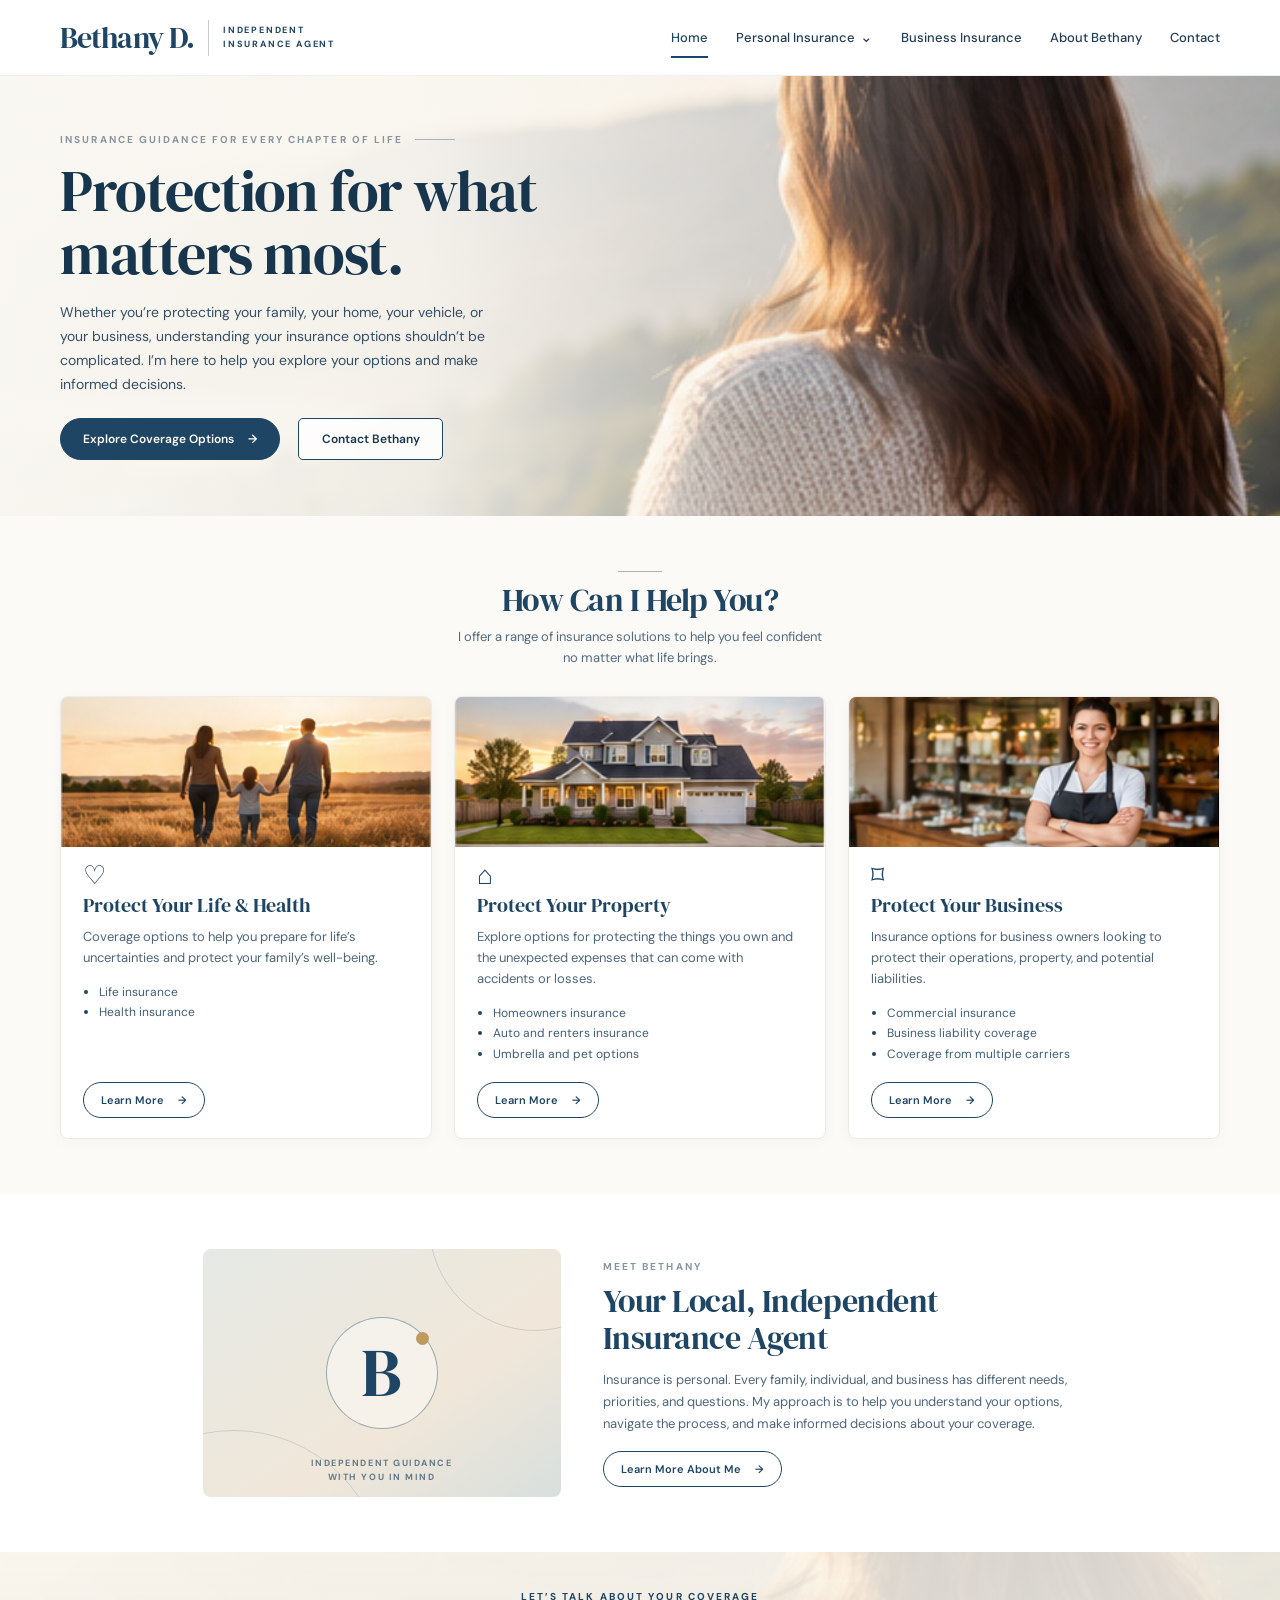
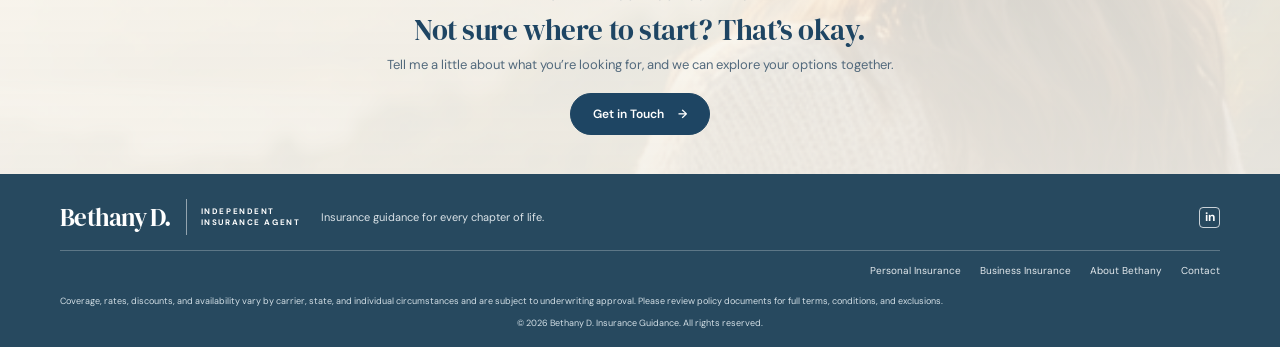
<file: index.html>
<!doctype html>
<html lang="en">
<head>
  <meta charset="utf-8">
  <meta name="viewport" content="width=device-width, initial-scale=1">
  <meta name="theme-color" content="#f7f5ef">
  <meta name="description" content="Thoughtful insurance guidance for your family, home, vehicle, and business. Meet Bethany D., an independent insurance agent.">
  <title>Bethany D. | Insurance Guidance for Every Chapter</title>
  <link rel="icon" href="favicon.svg" type="image/svg+xml">
  <link rel="preconnect" href="https://fonts.googleapis.com">
  <link rel="preconnect" href="https://fonts.gstatic.com" crossorigin>
  <link href="https://fonts.googleapis.com/css2?family=DM+Sans:wght@400;500;600;700&family=DM+Serif+Display&display=swap" rel="stylesheet">
  <link rel="stylesheet" href="styles.css">
</head>
<body>
  <header class="site-header">
    <div class="wrap nav-wrap">
      <a class="brand" href="index.html" aria-label="Bethany D. home"><span class="brand-name">Bethany D.</span><span class="brand-divider"></span><span class="brand-role">Independent<br>Insurance Agent</span></a>
      <button class="nav-toggle" type="button" aria-label="Open navigation" aria-expanded="false" aria-controls="site-navigation"><span></span><span></span><span></span></button>
      <nav class="site-nav" id="site-navigation" aria-label="Main navigation">
        <a class="active" href="index.html" aria-current="page">Home</a>
        <a href="personal-insurance.html">Personal Insurance <span class="chevron" aria-hidden="true">⌄</span></a>
        <a href="business-insurance.html">Business Insurance</a>
        <a href="about.html">About Bethany</a>
        <a href="contact.html">Contact</a>
      </nav>
    </div>
  </header>
  <main>
    <section class="hero">
      <div class="hero-image" role="img" aria-label="A woman looks out over a peaceful mountain landscape"></div>
      <div class="hero-shade"></div>
      <div class="wrap hero-content">
        <p class="eyebrow">Insurance guidance for every chapter of life</p>
        <h1>Protection for what<br class="desktop-only"> matters most.</h1>
        <p class="hero-intro">Whether you’re protecting your family, your home, your vehicle, or your business, understanding your insurance options shouldn’t be complicated. I’m here to help you explore your options and make informed decisions.</p>
        <div class="actions"><a class="button button-primary" href="personal-insurance.html">Explore Coverage Options <span aria-hidden="true">→</span></a><a class="button button-outline" href="contact.html">Contact Bethany</a></div>
      </div>
    </section>
    <section class="services section-pad">
      <div class="wrap">
        <div class="section-heading"><span class="rule"></span><h2>How Can I Help You?</h2><p>I offer a range of insurance solutions to help you feel confident<br class="desktop-only"> no matter what life brings.</p></div>
        <div class="card-grid">
          <article class="service-card"><img src="family-coverage.png" alt="Family walking together at sunset" width="640" height="320"><div class="card-copy"><span class="line-icon" aria-hidden="true">♡</span><h3>Protect Your Life &amp; Health</h3><p>Coverage options to help you prepare for life’s uncertainties and protect your family’s well-being.</p><ul><li>Life insurance</li><li>Health insurance</li></ul><a class="button button-small" href="personal-insurance.html#life">Learn More <span aria-hidden="true">→</span></a></div></article>
          <article class="service-card"><img src="home-coverage.png" alt="Warmly lit home at dusk" width="640" height="320"><div class="card-copy"><span class="line-icon" aria-hidden="true">⌂</span><h3>Protect Your Property</h3><p>Explore options for protecting the things you own and the unexpected expenses that can come with accidents or losses.</p><ul><li>Homeowners insurance</li><li>Auto and renters insurance</li><li>Umbrella and pet options</li></ul><a class="button button-small" href="personal-insurance.html#property">Learn More <span aria-hidden="true">→</span></a></div></article>
          <article class="service-card"><img src="business-coverage.png" alt="Small business owner in her shop" width="640" height="320"><div class="card-copy"><span class="line-icon" aria-hidden="true">⌑</span><h3>Protect Your Business</h3><p>Insurance options for business owners looking to protect their operations, property, and potential liabilities.</p><ul><li>Commercial insurance</li><li>Business liability coverage</li><li>Coverage from multiple carriers</li></ul><a class="button button-small" href="business-insurance.html">Learn More <span aria-hidden="true">→</span></a></div></article>
        </div>
      </div>
    </section>
    <section class="about-preview section-pad">
      <div class="wrap about-preview-grid">
        <div class="monogram-art" aria-label="Bethany D. independent insurance agent"><div class="monogram-circle"><span>B</span><i></i></div><p>Independent guidance<br>with you in mind</p></div>
        <div class="about-preview-copy"><p class="eyebrow">Meet Bethany</p><h2>Your Local, Independent<br>Insurance Agent</h2><p>Insurance is personal. Every family, individual, and business has different needs, priorities, and questions. My approach is to help you understand your options, navigate the process, and make informed decisions about your coverage.</p><a class="button button-small" href="about.html">Learn More About Me <span aria-hidden="true">→</span></a></div>
      </div>
    </section>
    <section class="contact-band"><div class="wrap"><p class="eyebrow">Let’s talk about your coverage</p><h2>Not sure where to start? That’s okay.</h2><p>Tell me a little about what you’re looking for, and we can explore your options together.</p><a class="button button-primary" href="contact.html">Get in Touch <span aria-hidden="true">→</span></a></div></section>
  </main>
  <footer class="site-footer"><div class="wrap"><div class="footer-top"><a class="brand brand-footer" href="index.html"><span class="brand-name">Bethany D.</span><span class="brand-divider"></span><span class="brand-role">Independent<br>Insurance Agent</span></a><p>Insurance guidance for every chapter of life.</p><div class="social-mark" aria-label="Social links coming soon">in</div></div><div class="footer-links"><a href="personal-insurance.html">Personal Insurance</a><a href="business-insurance.html">Business Insurance</a><a href="about.html">About Bethany</a><a href="contact.html">Contact</a></div><p class="legal">Coverage, rates, discounts, and availability vary by carrier, state, and individual circumstances and are subject to underwriting approval. Please review policy documents for full terms, conditions, and exclusions.</p><p class="copyright">© <span data-year>2026</span> Bethany D. Insurance Guidance. All rights reserved.</p></div></footer>
  <script src="site.js"></script>
</body>
</html>
</file>
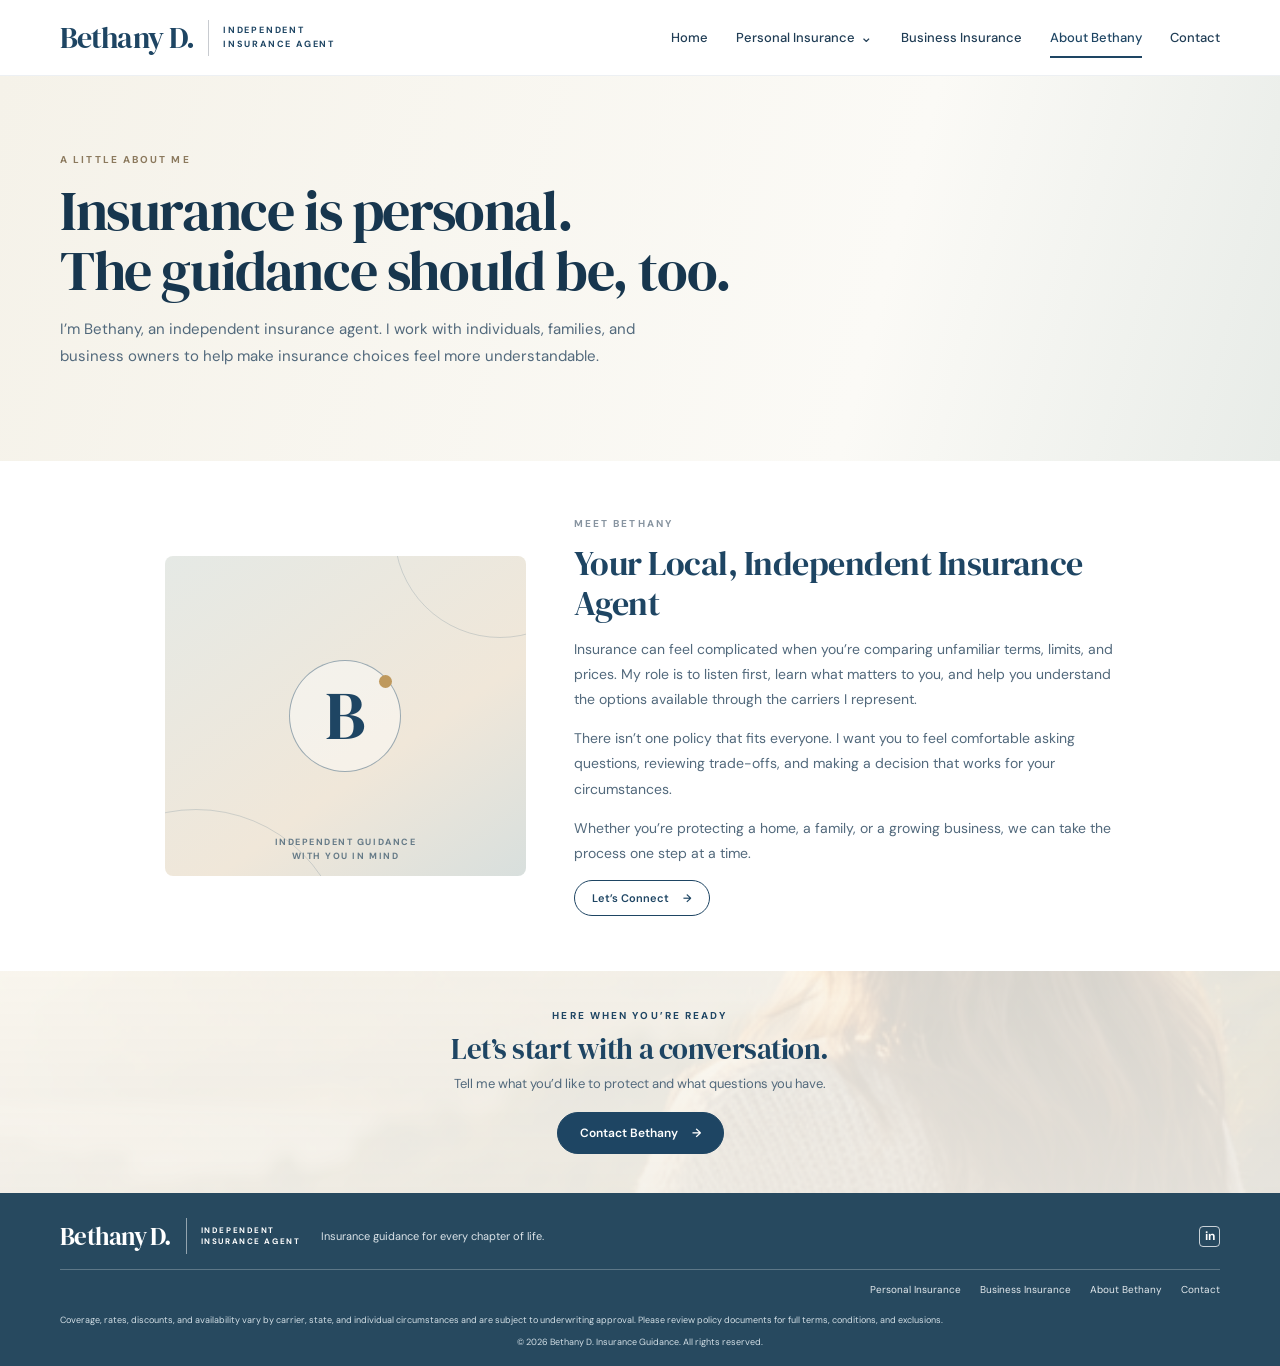
<file: about.html>
<!doctype html>
<html lang="en"><head><meta charset="utf-8"><meta name="viewport" content="width=device-width, initial-scale=1"><meta name="theme-color" content="#f7f5ef"><meta name="description" content="Meet Bethany D., an independent insurance agent who helps individuals, families, and businesses understand their options."><title>About Bethany | Bethany D.</title><link rel="icon" href="favicon.svg" type="image/svg+xml"><link rel="preconnect" href="https://fonts.googleapis.com"><link rel="preconnect" href="https://fonts.gstatic.com" crossorigin><link href="https://fonts.googleapis.com/css2?family=DM+Sans:wght@400;500;600;700&family=DM+Serif+Display&display=swap" rel="stylesheet"><link rel="stylesheet" href="styles.css"></head>
<body><header class="site-header"><div class="wrap nav-wrap"><a class="brand" href="index.html" aria-label="Bethany D. home"><span class="brand-name">Bethany D.</span><span class="brand-divider"></span><span class="brand-role">Independent<br>Insurance Agent</span></a><button class="nav-toggle" type="button" aria-label="Open navigation" aria-expanded="false" aria-controls="site-navigation"><span></span><span></span><span></span></button><nav class="site-nav" id="site-navigation" aria-label="Main navigation"><a href="index.html">Home</a><a href="personal-insurance.html">Personal Insurance <span class="chevron" aria-hidden="true">⌄</span></a><a href="business-insurance.html">Business Insurance</a><a class="active" href="about.html" aria-current="page">About Bethany</a><a href="contact.html">Contact</a></nav></div></header>
<main><section class="page-hero about-hero"><div class="wrap"><p class="eyebrow">A little about me</p><h1>Insurance is personal.<br class="desktop-only"> The guidance should be, too.</h1><p>I’m Bethany, an independent insurance agent. I work with individuals, families, and business owners to help make insurance choices feel more understandable.</p></div></section>
<section class="about-story section-pad"><div class="wrap about-story-grid"><div class="monogram-art monogram-large" aria-label="Bethany D. independent insurance agent"><div class="monogram-circle"><span>B</span><i></i></div><p>Independent guidance<br>with you in mind</p></div><div><p class="eyebrow">Meet Bethany</p><h2>Your Local, Independent Insurance Agent</h2><p>Insurance can feel complicated when you’re comparing unfamiliar terms, limits, and prices. My role is to listen first, learn what matters to you, and help you understand the options available through the carriers I represent.</p><p>There isn’t one policy that fits everyone. I want you to feel comfortable asking questions, reviewing trade-offs, and making a decision that works for your circumstances.</p><p>Whether you’re protecting a home, a family, or a growing business, we can take the process one step at a time.</p><a class="button button-small" href="contact.html">Let’s Connect <span aria-hidden="true">→</span></a></div></div></section><section class="contact-band"><div class="wrap"><p class="eyebrow">Here when you’re ready</p><h2>Let’s start with a conversation.</h2><p>Tell me what you’d like to protect and what questions you have.</p><a class="button button-primary" href="contact.html">Contact Bethany <span aria-hidden="true">→</span></a></div></section></main>
<footer class="site-footer"><div class="wrap"><div class="footer-top"><a class="brand brand-footer" href="index.html"><span class="brand-name">Bethany D.</span><span class="brand-divider"></span><span class="brand-role">Independent<br>Insurance Agent</span></a><p>Insurance guidance for every chapter of life.</p><div class="social-mark" aria-label="Social links coming soon">in</div></div><div class="footer-links"><a href="personal-insurance.html">Personal Insurance</a><a href="business-insurance.html">Business Insurance</a><a href="about.html">About Bethany</a><a href="contact.html">Contact</a></div><p class="legal">Coverage, rates, discounts, and availability vary by carrier, state, and individual circumstances and are subject to underwriting approval. Please review policy documents for full terms, conditions, and exclusions.</p><p class="copyright">© <span data-year>2026</span> Bethany D. Insurance Guidance. All rights reserved.</p></div></footer><script src="site.js"></script></body></html>
</file>
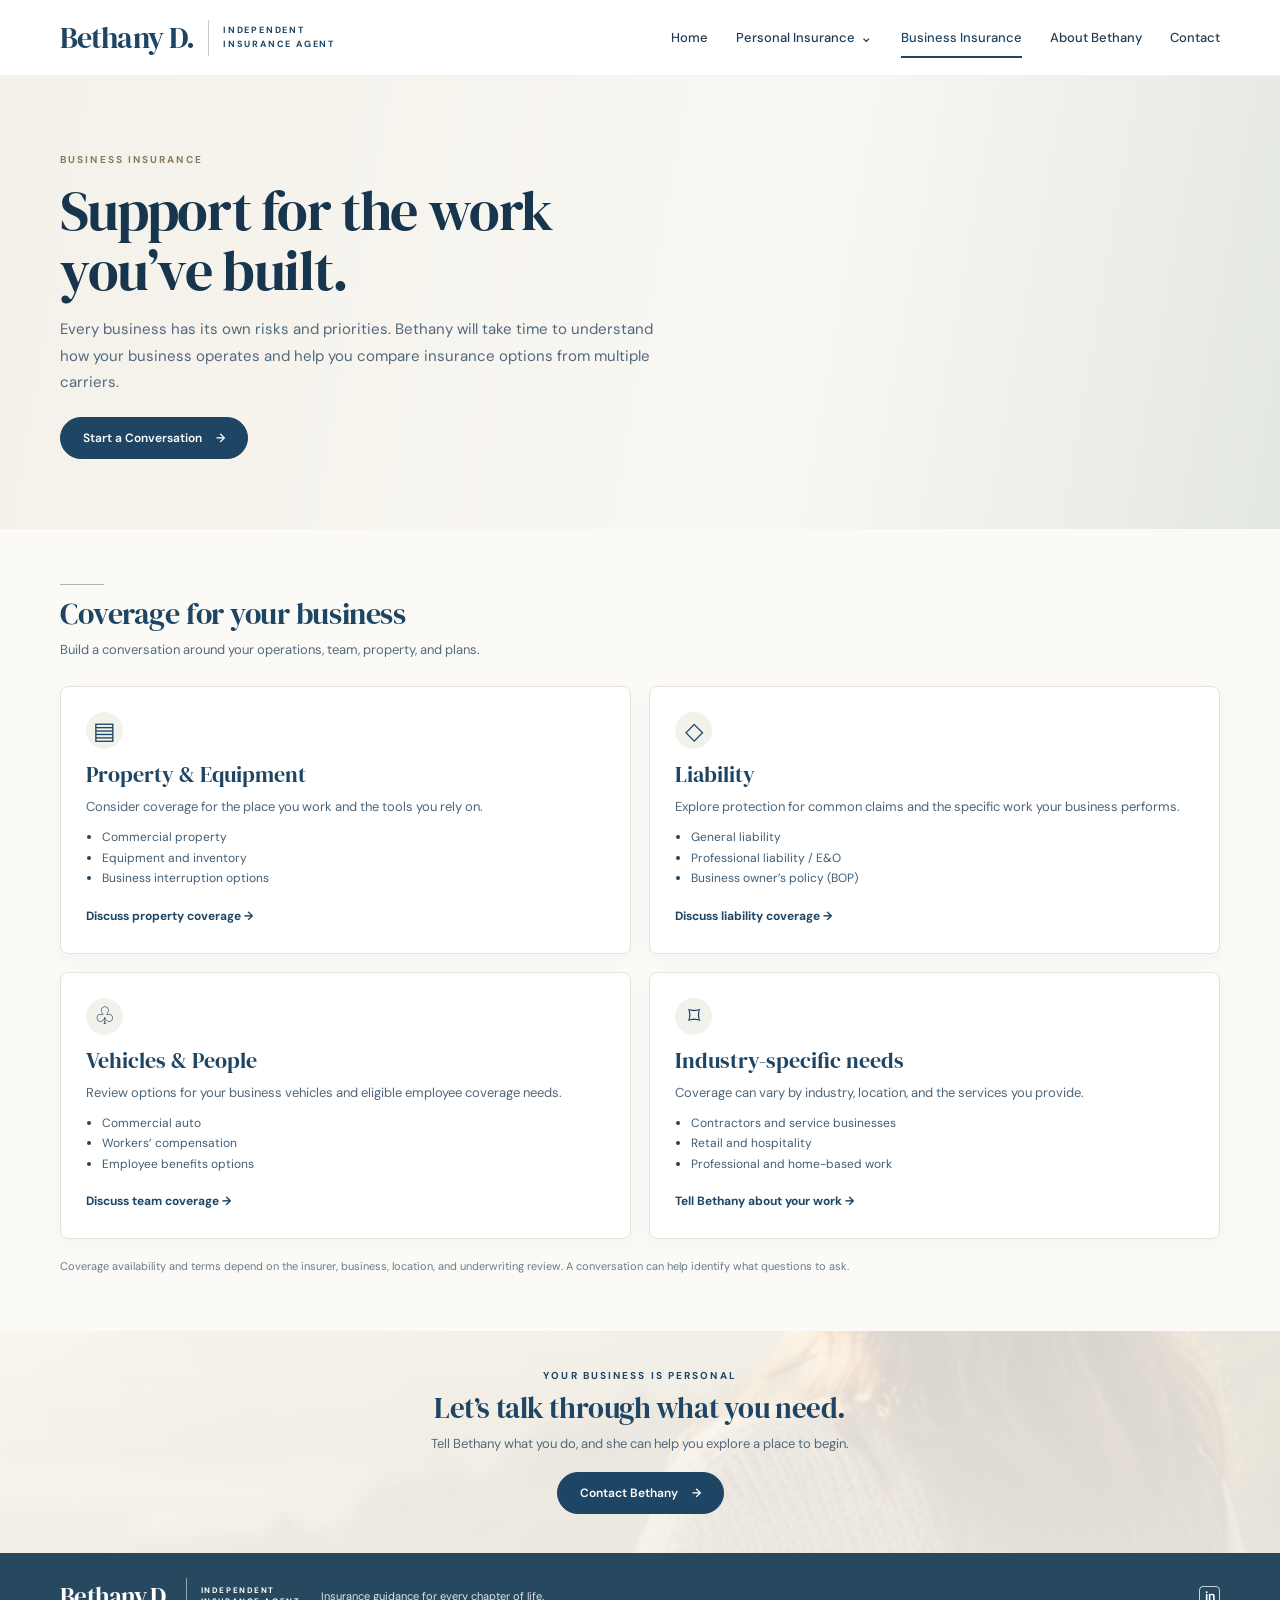
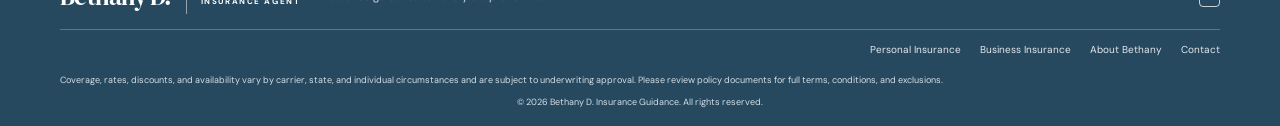
<file: business-insurance.html>
<!doctype html>
<html lang="en"><head><meta charset="utf-8"><meta name="viewport" content="width=device-width, initial-scale=1"><meta name="theme-color" content="#f7f5ef"><meta name="description" content="Explore commercial insurance options for your business, property, vehicles, people, and liability with Bethany D."><title>Business Insurance | Bethany D.</title><link rel="icon" href="favicon.svg" type="image/svg+xml"><link rel="preconnect" href="https://fonts.googleapis.com"><link rel="preconnect" href="https://fonts.gstatic.com" crossorigin><link href="https://fonts.googleapis.com/css2?family=DM+Sans:wght@400;500;600;700&family=DM+Serif+Display&display=swap" rel="stylesheet"><link rel="stylesheet" href="styles.css"></head>
<body><header class="site-header"><div class="wrap nav-wrap"><a class="brand" href="index.html" aria-label="Bethany D. home"><span class="brand-name">Bethany D.</span><span class="brand-divider"></span><span class="brand-role">Independent<br>Insurance Agent</span></a><button class="nav-toggle" type="button" aria-label="Open navigation" aria-expanded="false" aria-controls="site-navigation"><span></span><span></span><span></span></button><nav class="site-nav" id="site-navigation" aria-label="Main navigation"><a href="index.html">Home</a><a href="personal-insurance.html">Personal Insurance <span class="chevron" aria-hidden="true">⌄</span></a><a class="active" href="business-insurance.html" aria-current="page">Business Insurance</a><a href="about.html">About Bethany</a><a href="contact.html">Contact</a></nav></div></header>
<main><section class="page-hero business-hero"><div class="wrap"><p class="eyebrow">Business insurance</p><h1>Support for the work<br class="desktop-only"> you’ve built.</h1><p>Every business has its own risks and priorities. Bethany will take time to understand how your business operates and help you compare insurance options from multiple carriers.</p><a class="button button-primary" href="contact.html">Start a Conversation <span aria-hidden="true">→</span></a></div></section>
<section class="coverage-section section-pad"><div class="wrap"><div class="section-heading section-heading-left"><span class="rule"></span><h2>Coverage for your business</h2><p>Build a conversation around your operations, team, property, and plans.</p></div><div class="coverage-grid">
<article class="coverage-card"><span class="coverage-symbol">▤</span><h3>Property &amp; Equipment</h3><p>Consider coverage for the place you work and the tools you rely on.</p><ul><li>Commercial property</li><li>Equipment and inventory</li><li>Business interruption options</li></ul><a href="contact.html">Discuss property coverage →</a></article>
<article class="coverage-card"><span class="coverage-symbol">◇</span><h3>Liability</h3><p>Explore protection for common claims and the specific work your business performs.</p><ul><li>General liability</li><li>Professional liability / E&amp;O</li><li>Business owner’s policy (BOP)</li></ul><a href="contact.html">Discuss liability coverage →</a></article>
<article class="coverage-card"><span class="coverage-symbol">♧</span><h3>Vehicles &amp; People</h3><p>Review options for your business vehicles and eligible employee coverage needs.</p><ul><li>Commercial auto</li><li>Workers’ compensation</li><li>Employee benefits options</li></ul><a href="contact.html">Discuss team coverage →</a></article>
<article class="coverage-card"><span class="coverage-symbol">⌑</span><h3>Industry-specific needs</h3><p>Coverage can vary by industry, location, and the services you provide.</p><ul><li>Contractors and service businesses</li><li>Retail and hospitality</li><li>Professional and home-based work</li></ul><a href="contact.html">Tell Bethany about your work →</a></article>
</div><p class="fine-print">Coverage availability and terms depend on the insurer, business, location, and underwriting review. A conversation can help identify what questions to ask.</p></div></section><section class="contact-band"><div class="wrap"><p class="eyebrow">Your business is personal</p><h2>Let’s talk through what you need.</h2><p>Tell Bethany what you do, and she can help you explore a place to begin.</p><a class="button button-primary" href="contact.html">Contact Bethany <span aria-hidden="true">→</span></a></div></section></main>
<footer class="site-footer"><div class="wrap"><div class="footer-top"><a class="brand brand-footer" href="index.html"><span class="brand-name">Bethany D.</span><span class="brand-divider"></span><span class="brand-role">Independent<br>Insurance Agent</span></a><p>Insurance guidance for every chapter of life.</p><div class="social-mark" aria-label="Social links coming soon">in</div></div><div class="footer-links"><a href="personal-insurance.html">Personal Insurance</a><a href="business-insurance.html">Business Insurance</a><a href="about.html">About Bethany</a><a href="contact.html">Contact</a></div><p class="legal">Coverage, rates, discounts, and availability vary by carrier, state, and individual circumstances and are subject to underwriting approval. Please review policy documents for full terms, conditions, and exclusions.</p><p class="copyright">© <span data-year>2026</span> Bethany D. Insurance Guidance. All rights reserved.</p></div></footer><script src="site.js"></script></body></html>
</file>
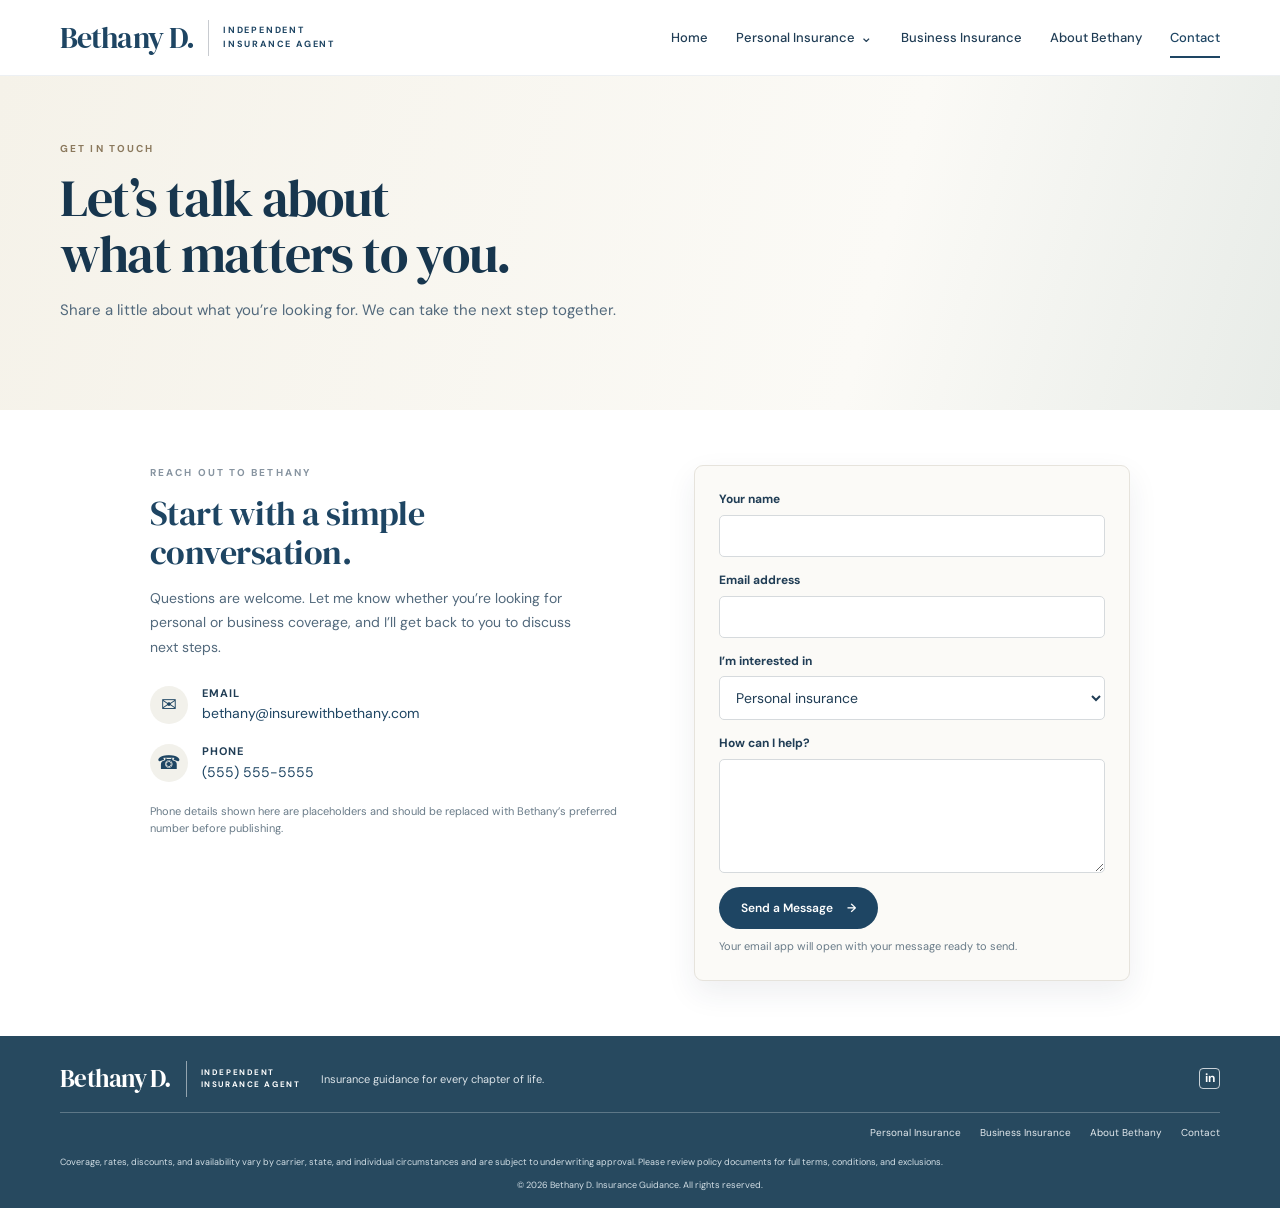
<file: contact.html>
<!doctype html>
<html lang="en"><head><meta charset="utf-8"><meta name="viewport" content="width=device-width, initial-scale=1"><meta name="theme-color" content="#f7f5ef"><meta name="description" content="Contact Bethany D. to talk about personal or business insurance options."><title>Contact Bethany | Bethany D.</title><link rel="icon" href="favicon.svg" type="image/svg+xml"><link rel="preconnect" href="https://fonts.googleapis.com"><link rel="preconnect" href="https://fonts.gstatic.com" crossorigin><link href="https://fonts.googleapis.com/css2?family=DM+Sans:wght@400;500;600;700&family=DM+Serif+Display&display=swap" rel="stylesheet"><link rel="stylesheet" href="styles.css"></head>
<body><header class="site-header"><div class="wrap nav-wrap"><a class="brand" href="index.html" aria-label="Bethany D. home"><span class="brand-name">Bethany D.</span><span class="brand-divider"></span><span class="brand-role">Independent<br>Insurance Agent</span></a><button class="nav-toggle" type="button" aria-label="Open navigation" aria-expanded="false" aria-controls="site-navigation"><span></span><span></span><span></span></button><nav class="site-nav" id="site-navigation" aria-label="Main navigation"><a href="index.html">Home</a><a href="personal-insurance.html">Personal Insurance <span class="chevron" aria-hidden="true">⌄</span></a><a href="business-insurance.html">Business Insurance</a><a href="about.html">About Bethany</a><a class="active" href="contact.html" aria-current="page">Contact</a></nav></div></header>
<main><section class="page-hero contact-hero"><div class="wrap"><p class="eyebrow">Get in touch</p><h1>Let’s talk about<br class="desktop-only"> what matters to you.</h1><p>Share a little about what you’re looking for. We can take the next step together.</p></div></section><section class="contact-content section-pad"><div class="wrap contact-grid"><div><p class="eyebrow">Reach out to Bethany</p><h2>Start with a simple conversation.</h2><p>Questions are welcome. Let me know whether you’re looking for personal or business coverage, and I’ll get back to you to discuss next steps.</p><div class="contact-details"><div><span class="contact-icon" aria-hidden="true">✉</span><div><strong>Email</strong><a href="mailto:bethany@insurewithbethany.com">bethany@insurewithbethany.com</a></div></div><div><span class="contact-icon" aria-hidden="true">☎</span><div><strong>Phone</strong><a href="tel:+15555555555">(555) 555-5555</a></div></div><p class="fine-print">Phone details shown here are placeholders and should be replaced with Bethany’s preferred number before publishing.</p></div></div><form class="contact-form" action="mailto:bethany@insurewithbethany.com" method="post" enctype="text/plain"><label for="name">Your name</label><input id="name" name="name" autocomplete="name" required><label for="email">Email address</label><input id="email" name="email" type="email" autocomplete="email" required><label for="interest">I’m interested in</label><select id="interest" name="interest"><option>Personal insurance</option><option>Business insurance</option><option>Something else</option></select><label for="message">How can I help?</label><textarea id="message" name="message" rows="5" required></textarea><button class="button button-primary" type="submit">Send a Message <span aria-hidden="true">→</span></button><p class="form-note">Your email app will open with your message ready to send.</p></form></div></section></main>
<footer class="site-footer"><div class="wrap"><div class="footer-top"><a class="brand brand-footer" href="index.html"><span class="brand-name">Bethany D.</span><span class="brand-divider"></span><span class="brand-role">Independent<br>Insurance Agent</span></a><p>Insurance guidance for every chapter of life.</p><div class="social-mark" aria-label="Social links coming soon">in</div></div><div class="footer-links"><a href="personal-insurance.html">Personal Insurance</a><a href="business-insurance.html">Business Insurance</a><a href="about.html">About Bethany</a><a href="contact.html">Contact</a></div><p class="legal">Coverage, rates, discounts, and availability vary by carrier, state, and individual circumstances and are subject to underwriting approval. Please review policy documents for full terms, conditions, and exclusions.</p><p class="copyright">© <span data-year>2026</span> Bethany D. Insurance Guidance. All rights reserved.</p></div></footer><script src="site.js"></script></body></html>
</file>
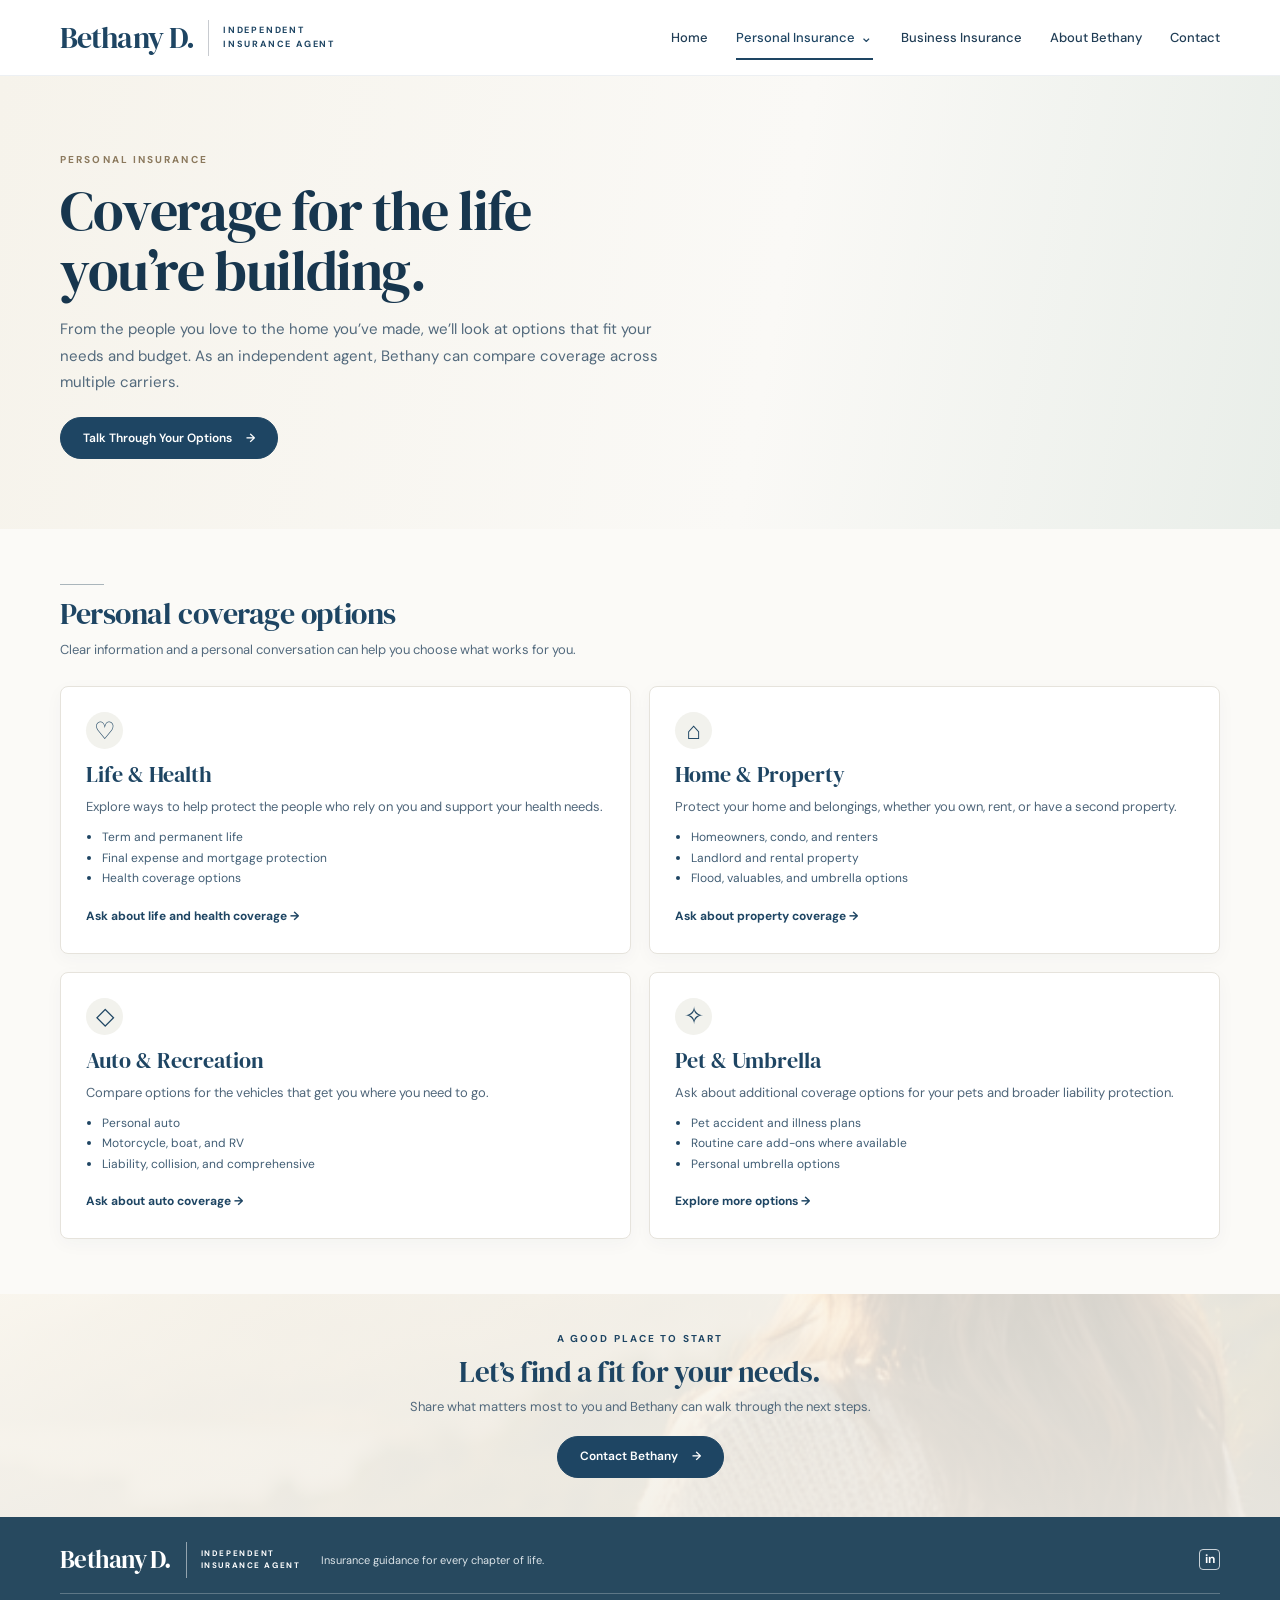
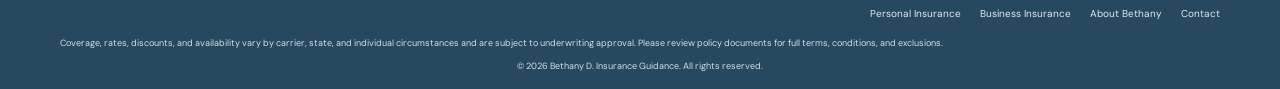
<file: personal-insurance.html>
<!doctype html>
<html lang="en"><head><meta charset="utf-8"><meta name="viewport" content="width=device-width, initial-scale=1"><meta name="theme-color" content="#f7f5ef"><meta name="description" content="Explore personal insurance options for your home, auto, life, health, and pets with Bethany D."><title>Personal Insurance | Bethany D.</title><link rel="icon" href="favicon.svg" type="image/svg+xml"><link rel="preconnect" href="https://fonts.googleapis.com"><link rel="preconnect" href="https://fonts.gstatic.com" crossorigin><link href="https://fonts.googleapis.com/css2?family=DM+Sans:wght@400;500;600;700&family=DM+Serif+Display&display=swap" rel="stylesheet"><link rel="stylesheet" href="styles.css"></head>
<body><header class="site-header"><div class="wrap nav-wrap"><a class="brand" href="index.html" aria-label="Bethany D. home"><span class="brand-name">Bethany D.</span><span class="brand-divider"></span><span class="brand-role">Independent<br>Insurance Agent</span></a><button class="nav-toggle" type="button" aria-label="Open navigation" aria-expanded="false" aria-controls="site-navigation"><span></span><span></span><span></span></button><nav class="site-nav" id="site-navigation" aria-label="Main navigation"><a href="index.html">Home</a><a class="active" href="personal-insurance.html" aria-current="page">Personal Insurance <span class="chevron" aria-hidden="true">⌄</span></a><a href="business-insurance.html">Business Insurance</a><a href="about.html">About Bethany</a><a href="contact.html">Contact</a></nav></div></header>
<main><section class="page-hero"><div class="wrap"><p class="eyebrow">Personal insurance</p><h1>Coverage for the life<br class="desktop-only"> you’re building.</h1><p>From the people you love to the home you’ve made, we’ll look at options that fit your needs and budget. As an independent agent, Bethany can compare coverage across multiple carriers.</p><a class="button button-primary" href="contact.html">Talk Through Your Options <span aria-hidden="true">→</span></a></div></section>
<section class="coverage-section section-pad"><div class="wrap"><div class="section-heading section-heading-left"><span class="rule"></span><h2>Personal coverage options</h2><p>Clear information and a personal conversation can help you choose what works for you.</p></div><div class="coverage-grid">
<article class="coverage-card" id="life"><span class="coverage-symbol">♡</span><h3>Life &amp; Health</h3><p>Explore ways to help protect the people who rely on you and support your health needs.</p><ul><li>Term and permanent life</li><li>Final expense and mortgage protection</li><li>Health coverage options</li></ul><a href="contact.html">Ask about life and health coverage →</a></article>
<article class="coverage-card" id="property"><span class="coverage-symbol">⌂</span><h3>Home &amp; Property</h3><p>Protect your home and belongings, whether you own, rent, or have a second property.</p><ul><li>Homeowners, condo, and renters</li><li>Landlord and rental property</li><li>Flood, valuables, and umbrella options</li></ul><a href="contact.html">Ask about property coverage →</a></article>
<article class="coverage-card" id="auto"><span class="coverage-symbol">◇</span><h3>Auto &amp; Recreation</h3><p>Compare options for the vehicles that get you where you need to go.</p><ul><li>Personal auto</li><li>Motorcycle, boat, and RV</li><li>Liability, collision, and comprehensive</li></ul><a href="contact.html">Ask about auto coverage →</a></article>
<article class="coverage-card" id="pets"><span class="coverage-symbol">✧</span><h3>Pet &amp; Umbrella</h3><p>Ask about additional coverage options for your pets and broader liability protection.</p><ul><li>Pet accident and illness plans</li><li>Routine care add-ons where available</li><li>Personal umbrella options</li></ul><a href="contact.html">Explore more options →</a></article>
</div></div></section><section class="contact-band"><div class="wrap"><p class="eyebrow">A good place to start</p><h2>Let’s find a fit for your needs.</h2><p>Share what matters most to you and Bethany can walk through the next steps.</p><a class="button button-primary" href="contact.html">Contact Bethany <span aria-hidden="true">→</span></a></div></section></main>
<footer class="site-footer"><div class="wrap"><div class="footer-top"><a class="brand brand-footer" href="index.html"><span class="brand-name">Bethany D.</span><span class="brand-divider"></span><span class="brand-role">Independent<br>Insurance Agent</span></a><p>Insurance guidance for every chapter of life.</p><div class="social-mark" aria-label="Social links coming soon">in</div></div><div class="footer-links"><a href="personal-insurance.html">Personal Insurance</a><a href="business-insurance.html">Business Insurance</a><a href="about.html">About Bethany</a><a href="contact.html">Contact</a></div><p class="legal">Coverage, rates, discounts, and availability vary by carrier, state, and individual circumstances and are subject to underwriting approval. Please review policy documents for full terms, conditions, and exclusions.</p><p class="copyright">© <span data-year>2026</span> Bethany D. Insurance Guidance. All rights reserved.</p></div></footer><script src="site.js"></script></body></html>
</file>
<file: styles.css>
:root{--navy:#1e4563;--navy-dark:#17364e;--ink:#203d55;--muted:#53697d;--cream:#f7f5ef;--paper:#fff;--line:#e6e3dc;--gold:#bf995d;--shadow:0 12px 30px rgba(34,54,71,.08);font-family:"DM Sans",Arial,sans-serif;color:var(--ink);font-synthesis:none;text-rendering:optimizeLegibility}*{box-sizing:border-box}html{scroll-behavior:smooth;scroll-padding-top:92px}body{margin:0;background:#fff;color:var(--ink);font-size:16px;line-height:1.65}a{color:inherit}img{max-width:100%;display:block}.wrap{width:min(1160px,calc(100% - 56px));margin-inline:auto}.site-header{height:76px;background:rgba(255,255,255,.97);border-bottom:1px solid rgba(30,69,99,.08);position:relative;z-index:5}.nav-wrap{height:100%;display:flex;align-items:center;justify-content:space-between;gap:28px}.brand{display:inline-flex;align-items:center;gap:14px;text-decoration:none;color:var(--navy);flex-shrink:0}.brand-name{font:30px/1 "DM Serif Display",Georgia,serif;letter-spacing:-.03em}.brand-divider{width:1px;height:36px;background:#c8cbd0}.brand-role{font-size:9px;line-height:1.45;letter-spacing:.2em;text-transform:uppercase;font-weight:700}.site-nav{display:flex;align-items:center;gap:28px}.site-nav a{text-decoration:none;font-size:13px;font-weight:500;white-space:nowrap;position:relative}.site-nav a:hover,.site-nav a.active{color:var(--navy)}.site-nav a.active:after{content:"";position:absolute;height:2px;background:var(--navy);left:0;right:0;bottom:-10px}.chevron{font-size:15px;margin-left:2px}.nav-toggle{display:none;background:none;border:0;padding:8px;color:var(--navy)}.nav-toggle span{display:block;width:24px;height:2px;margin:5px;background:currentColor}.hero{height:440px;position:relative;display:flex;align-items:center;overflow:hidden;background:#eee9dd}.hero-image,.hero-shade{position:absolute;inset:0}.hero-image{background:url("hero-lifestyle.png") center 46%/cover no-repeat}.hero-shade{background:linear-gradient(90deg,rgba(249,247,241,.96) 0%,rgba(249,247,241,.88) 33%,rgba(249,247,241,.37) 58%,rgba(249,247,241,0) 78%)}.hero-content{position:relative;z-index:1;padding-block:42px}.eyebrow{font-size:10px;text-transform:uppercase;letter-spacing:.21em;font-weight:700;color:#8794a0;margin:0 0 12px}.hero .eyebrow:after{content:"";display:inline-block;width:40px;height:1px;background:#aab3ba;vertical-align:middle;margin-left:12px}.hero h1,.page-hero h1{font:clamp(42px,5vw,58px)/1.08 "DM Serif Display",Georgia,serif;letter-spacing:-.025em;color:var(--navy-dark);max-width:570px;margin:0 0 16px}.hero-intro{font-size:14px;line-height:1.7;max-width:430px;color:#344f66;margin:0 0 22px}.actions{display:flex;align-items:center;gap:18px;flex-wrap:wrap}.button{display:inline-flex;align-items:center;justify-content:center;gap:14px;min-height:42px;border:1px solid var(--navy);border-radius:24px;padding:9px 22px;text-decoration:none;font-weight:600;font-size:12px;line-height:1.2;transition:background .18s,color .18s,transform .18s;cursor:pointer;font-family:inherit}.button:hover{transform:translateY(-1px)}.button-primary{background:var(--navy);color:#fff}.button-primary:hover{background:var(--navy-dark)}.button-outline{background:rgba(255,255,255,.86);color:var(--navy-dark);border-radius:5px;min-width:145px}.button-outline:hover,.button-small:hover{background:var(--navy);color:#fff}.section-pad{padding:55px 0}.services{background:#fbfaf7}.section-heading{text-align:center;max-width:680px;margin:0 auto 28px}.section-heading .rule{display:block;width:44px;height:1px;background:#aab5bb;margin:0 auto 10px}.section-heading h2,.about-preview h2,.contact-band h2,.page-hero h2,.about-story h2,.contact-content h2{font:32px/1.15 "DM Serif Display",Georgia,serif;color:var(--navy);margin:0 0 8px;letter-spacing:-.015em}.section-heading p{font-size:13px;line-height:1.6;color:#536a7e;margin:0}.card-grid{display:grid;grid-template-columns:repeat(3,minmax(0,1fr));gap:22px}.service-card{background:#fff;border:1px solid #eeece7;border-radius:8px;overflow:hidden;box-shadow:0 3px 14px rgba(30,55,75,.035);display:flex;flex-direction:column}.service-card>img{width:100%;height:150px;object-fit:cover}.card-copy{padding:16px 22px 20px;display:flex;flex-direction:column;align-items:flex-start;flex:1}.line-icon{height:26px;font:26px/1 Georgia,serif;color:var(--navy);margin-bottom:4px}.card-copy h3,.coverage-card h3{font:20px/1.22 "DM Serif Display",Georgia,serif;color:var(--navy);margin:0 0 8px}.card-copy p,.coverage-card p{font-size:13px;line-height:1.62;color:#4f667a;margin:0 0 10px}.card-copy ul,.coverage-card ul{padding-left:16px;margin:4px 0 18px;color:#405d74;font-size:12px;line-height:1.7}.card-copy li::marker,.coverage-card li::marker{color:var(--navy)}.button-small{font-size:11px;min-height:36px;padding:7px 17px;background:#fff;color:var(--navy);margin-top:auto}.about-preview{background:#fff}.about-preview-grid{display:grid;grid-template-columns:.86fr 1.14fr;align-items:center;gap:42px;max-width:875px}.monogram-art{height:248px;border-radius:8px;background:linear-gradient(145deg,#e5e9e5,#f0e7d9 62%,#d8dfdd);display:grid;place-items:center;position:relative;overflow:hidden;color:var(--navy)}.monogram-art:before,.monogram-art:after{content:"";position:absolute;border-radius:50%;border:1px solid rgba(30,69,99,.16);width:300px;height:300px;left:-120px;bottom:-235px}.monogram-art:after{width:210px;height:210px;left:auto;bottom:auto;right:-80px;top:-130px}.monogram-circle{width:112px;height:112px;border:1px solid rgba(30,69,99,.42);border-radius:50%;display:grid;place-items:center;position:relative;background:rgba(255,255,255,.42)}.monogram-circle span{font:68px/1 "DM Serif Display",Georgia,serif;color:var(--navy)}.monogram-circle i{position:absolute;width:13px;height:13px;border-radius:50%;background:var(--gold);right:8px;top:14px}.monogram-art p{position:absolute;bottom:13px;margin:0;text-align:center;text-transform:uppercase;letter-spacing:.17em;font-size:9px;line-height:1.5;font-weight:700;color:#657a87}.about-preview-copy .eyebrow{margin-bottom:8px}.about-preview h2{margin-bottom:12px}.about-preview-copy>p:not(.eyebrow){font-size:13px;color:#4f667a;line-height:1.7;margin:0 0 16px}.contact-band{padding:37px 0 39px;text-align:center;background:linear-gradient(180deg,rgba(251,248,240,.85),rgba(244,241,234,.92)),url("hero-lifestyle.png") center 60%/cover}.contact-band .eyebrow{color:var(--navy);margin-bottom:8px}.contact-band h2{font-size:29px;margin-bottom:7px}.contact-band p:not(.eyebrow){font-size:13px;color:#52697c;margin:0 auto 18px}.site-footer{background:#27495f;color:#fff;padding:25px 0 16px}.footer-top{display:flex;align-items:center;justify-content:space-between;gap:20px;padding-bottom:15px;border-bottom:1px solid rgba(255,255,255,.25)}.brand-footer{color:#fff}.brand-footer .brand-divider{background:rgba(255,255,255,.5)}.brand-footer .brand-name{font-size:25px}.brand-footer .brand-role{font-size:8px}.footer-top>p{font-size:11px;margin:0 auto 0 0;color:#dce4e9}.social-mark{width:21px;height:21px;display:grid;place-items:center;border-radius:4px;border:1px solid rgba(255,255,255,.75);font-size:12px;font-weight:700}.footer-links{display:flex;gap:19px;justify-content:flex-end;padding-top:12px}.footer-links a{font-size:10px;text-decoration:none;color:#e3e9ed}.footer-links a:hover{text-decoration:underline}.legal,.copyright{font-size:9px;line-height:1.5;color:#d3dfe6;margin:15px 0 0}.copyright{text-align:center;margin-top:9px}.page-hero{padding:76px 0 70px;background:linear-gradient(100deg,#f6f3eb,#faf9f6 60%,#e9eee9)}.page-hero .wrap{max-width:1160px}.page-hero h1{max-width:720px;font-size:clamp(40px,5vw,56px);margin-bottom:15px}.page-hero .wrap>p:not(.eyebrow){max-width:610px;color:#52697c;line-height:1.75;font-size:15px;margin:0 0 22px}.page-hero .eyebrow{color:#8b795d}.business-hero{background:linear-gradient(100deg,#f3f1e9,#f9f7f2 62%,#e4e8e2)}.about-hero,.contact-hero{background:linear-gradient(105deg,#f5f2e9,#fbfaf6 68%,#e8ece8)}.coverage-section{background:#fbfaf7}.section-heading-left{text-align:left;max-width:none;margin:0 0 26px}.section-heading-left .rule{margin:0 0 12px}.section-heading-left h2{font-size:30px}.coverage-grid{display:grid;grid-template-columns:repeat(2,minmax(0,1fr));gap:18px}.coverage-card{padding:25px;background:#fff;border:1px solid var(--line);border-radius:8px;box-shadow:0 5px 18px rgba(30,55,75,.035);scroll-margin-top:95px}.coverage-symbol{display:grid;place-items:center;width:37px;height:37px;border-radius:50%;background:#f2f2ed;color:var(--navy);font:24px/1 Georgia,serif;margin-bottom:12px}.coverage-card h3{font-size:22px}.coverage-card ul{margin-bottom:13px}.coverage-card>a{font-size:12px;font-weight:700;color:var(--navy);text-decoration:none}.coverage-card>a:hover{text-decoration:underline}.fine-print,.form-note{font-size:11px;line-height:1.6;color:#697b88}.fine-print{margin:19px 0 0}.about-story-grid{display:grid;grid-template-columns:.8fr 1.2fr;align-items:center;gap:48px;max-width:950px}.monogram-large{height:320px}.about-story h2{font-size:34px;margin-bottom:14px}.about-story-grid>div:last-child>p:not(.eyebrow){font-size:14px;line-height:1.8;color:#52697c;margin:0 0 14px}.contact-content{background:#fff}.contact-grid{display:grid;grid-template-columns:1fr .9fr;gap:60px;max-width:980px}.contact-content h2{font-size:34px;max-width:430px}.contact-content>div>div:first-child>p:not(.eyebrow){max-width:450px;color:#52697c;font-size:14px;line-height:1.75}.contact-details{margin-top:25px}.contact-details>div{display:flex;align-items:center;gap:14px;margin:17px 0}.contact-details strong,.contact-details a{display:block}.contact-details strong{font-size:11px;text-transform:uppercase;letter-spacing:.1em}.contact-details a{font-size:14px;text-decoration:none;color:var(--navy)}.contact-icon{display:grid;place-items:center;width:38px;height:38px;border-radius:50%;background:#f2f1eb;color:var(--navy);font-size:19px}.contact-form{padding:24px;background:#fbfaf7;border:1px solid var(--line);border-radius:9px;box-shadow:var(--shadow);display:flex;flex-direction:column}.contact-form label{font-size:12px;font-weight:700;margin:0 0 5px}.contact-form input,.contact-form select,.contact-form textarea{width:100%;border:1px solid #d6dadd;border-radius:5px;background:#fff;padding:11px 12px;font:14px "DM Sans",Arial,sans-serif;color:var(--ink);margin-bottom:14px}.contact-form input:focus,.contact-form select:focus,.contact-form textarea:focus{outline:2px solid rgba(30,69,99,.24);border-color:var(--navy)}.contact-form textarea{resize:vertical}.contact-form .button{align-self:flex-start;border:0}.form-note{margin:9px 0 0}.contact-hero{padding-block:65px}.contact-hero h1{font-size:52px}.contact-hero .wrap>p:not(.eyebrow){max-width:560px}.desktop-only{display:inline}.mobile-bar{display:none}@media(max-width:900px){.site-nav{gap:16px}.site-nav a{font-size:12px}.brand-name{font-size:27px}.hero{height:420px}.hero-image{background-position:58% center}.hero-shade{background:linear-gradient(90deg,rgba(249,247,241,.96),rgba(249,247,241,.83) 45%,rgba(249,247,241,.25) 80%)}.card-grid{gap:14px}.card-copy{padding-inline:17px}.card-copy h3{font-size:18px}.card-copy p{font-size:12px}.about-preview-grid{gap:30px}}@media(max-width:700px){.wrap{width:min(100% - 36px,520px)}.site-header{height:68px}.brand{gap:10px}.brand-name{font-size:26px}.brand-divider{height:31px}.brand-role{font-size:8px}.nav-toggle{display:block;cursor:pointer}.site-nav{display:none;position:absolute;left:0;right:0;top:67px;background:#fff;border-bottom:1px solid var(--line);padding:12px 24px 18px;box-shadow:0 12px 18px rgba(20,45,65,.08);align-items:stretch;gap:0;flex-direction:column}.site-nav.open{display:flex}.site-nav a{padding:10px 0;font-size:14px}.site-nav a.active:after{display:none}.hero{min-height:555px;height:auto;align-items:flex-end}.hero-image{background-position:62% center}.hero-shade{background:linear-gradient(0deg,rgba(249,247,241,.98) 0%,rgba(249,247,241,.92) 44%,rgba(249,247,241,.2) 100%)}.hero-content{padding-top:235px;padding-bottom:34px}.hero h1{font-size:43px;line-height:1.08}.hero-intro{font-size:13px;max-width:470px}.hero .eyebrow{font-size:9px;letter-spacing:.16em}.actions{gap:10px}.button{min-height:42px;padding-inline:17px}.button-outline{min-width:0}.section-pad{padding:42px 0}.section-heading{margin-bottom:22px}.section-heading h2{font-size:29px}.section-heading p{font-size:12px}.desktop-only{display:none}.card-grid{grid-template-columns:1fr;gap:15px}.service-card{display:grid;grid-template-columns:38% 62%;min-height:220px}.service-card>img{height:100%;min-height:220px;object-fit:cover}.card-copy{padding:15px 15px 15px}.line-icon{height:22px;font-size:23px}.card-copy h3{font-size:18px}.card-copy p{font-size:12px;margin-bottom:6px}.card-copy ul{font-size:11px;margin:0 0 10px}.card-copy .button{min-height:32px;padding:6px 13px}.about-preview-grid,.about-story-grid{grid-template-columns:1fr;gap:23px}.monogram-art{height:235px}.about-preview-copy{padding-inline:2px}.about-preview h2{font-size:29px}.about-preview-copy>p:not(.eyebrow){font-size:12px}.contact-band{padding:34px 0}.contact-band h2{font-size:25px}.contact-band p:not(.eyebrow){max-width:430px}.footer-top{flex-wrap:wrap}.footer-top>p{margin-left:0;flex-basis:calc(100% - 170px);order:3}.social-mark{margin-left:auto}.footer-links{justify-content:flex-start;flex-wrap:wrap;gap:9px 17px}.legal{font-size:9px}.page-hero{padding:55px 0 48px}.page-hero h1{font-size:42px}.page-hero .wrap>p:not(.eyebrow){font-size:13px}.coverage-grid{grid-template-columns:1fr;gap:13px}.coverage-card{padding:21px}.coverage-card h3{font-size:21px}.about-story h2,.contact-content h2{font-size:29px}.monogram-large{height:240px}.contact-grid{grid-template-columns:1fr;gap:28px}.contact-form{padding:19px}.contact-hero{padding-block:49px}.contact-hero h1{font-size:43px}}@media(max-width:420px){.wrap{width:calc(100% - 28px)}.hero h1{font-size:39px}.hero-content{padding-top:230px}.actions .button{font-size:11px;padding-inline:13px;gap:8px}.service-card{grid-template-columns:34% 66%}.service-card>img{min-height:245px}.card-copy{padding:13px 12px}.card-copy h3{font-size:16px}.card-copy p{font-size:11px;line-height:1.5}.card-copy ul{font-size:10px;line-height:1.5}.section-heading h2{font-size:26px}.footer-top .brand-name{font-size:22px}.page-hero h1{font-size:38px}}@media(prefers-reduced-motion:reduce){html{scroll-behavior:auto}*,*:before,*:after{transition:none!important}}
</file>
